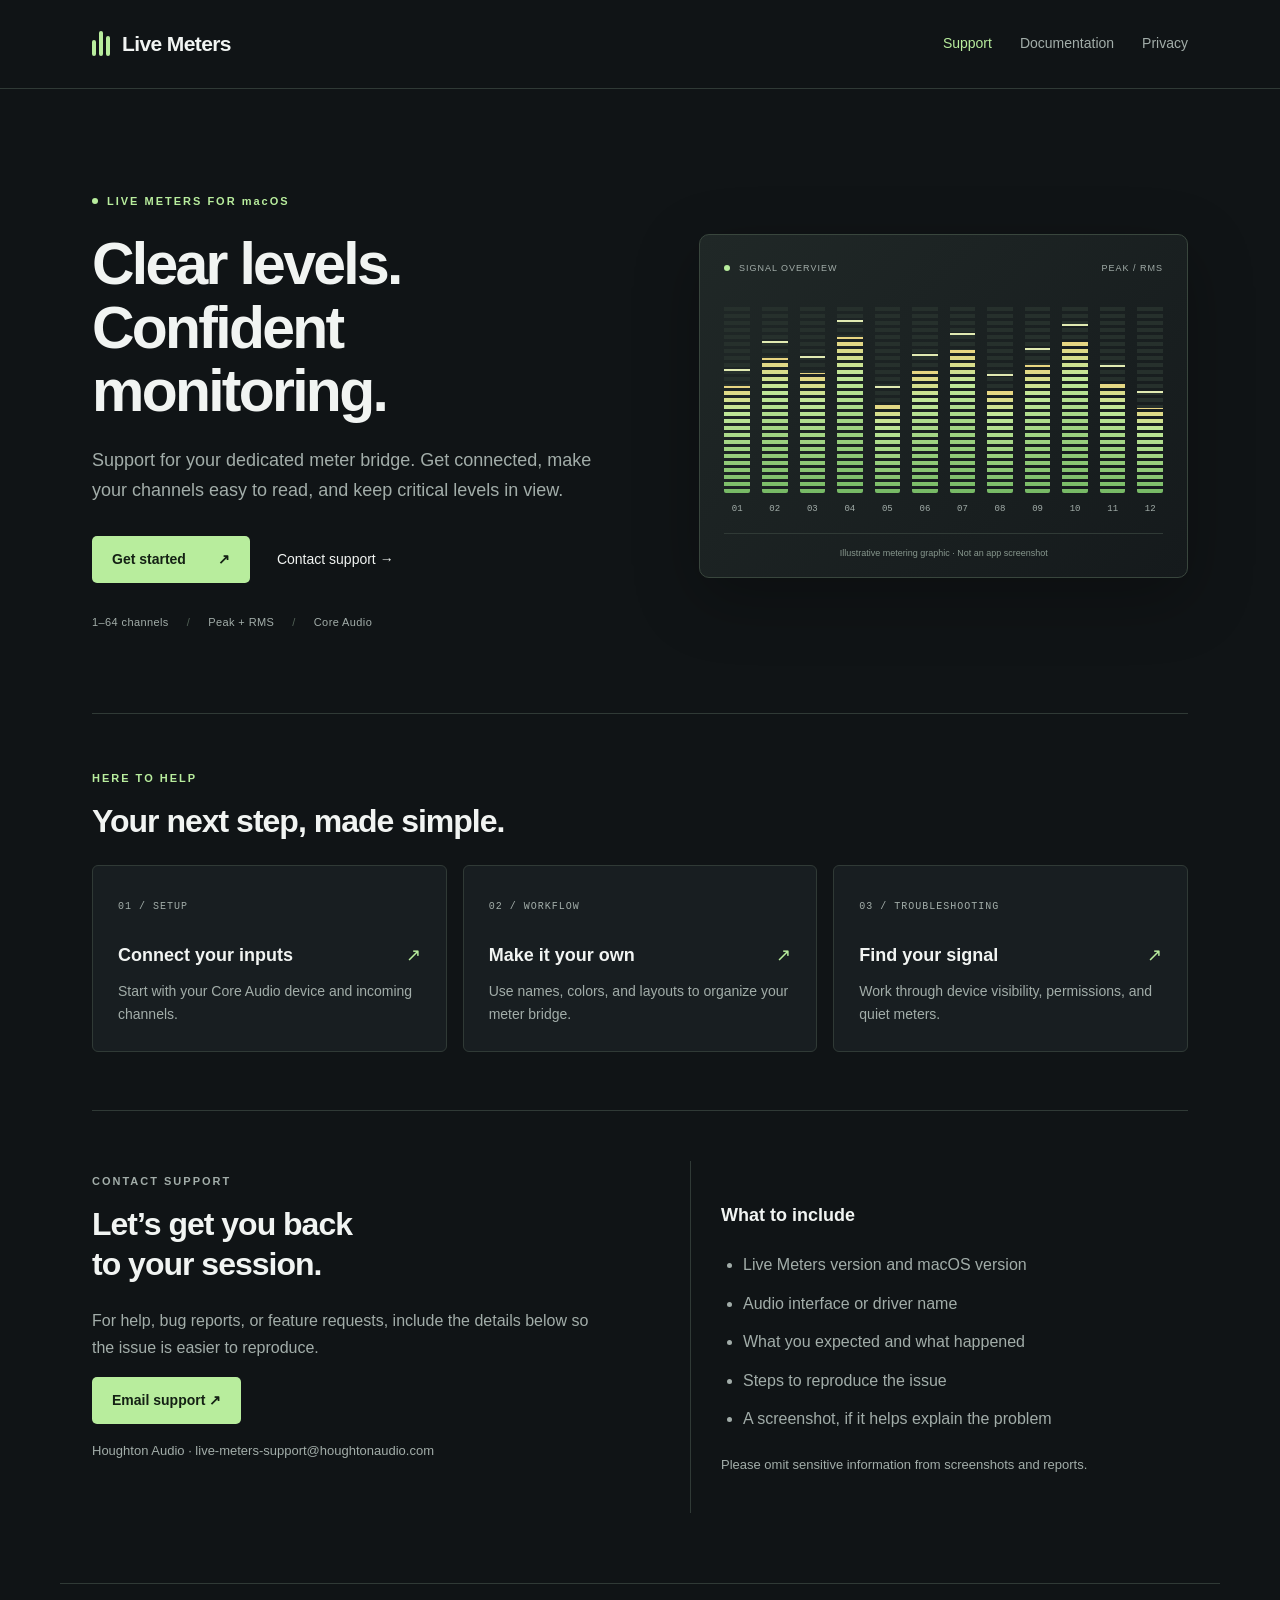
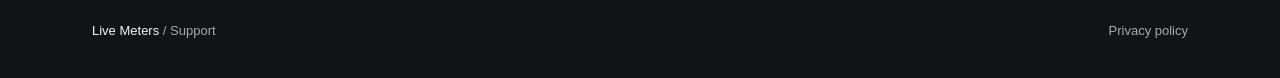
<file: index.html>
<!doctype html>
<html lang="en"><head><meta charset="utf-8"><meta name="viewport" content="width=device-width,initial-scale=1"><meta name="description" content="Live Meters support and documentation. Professional multichannel audio metering for macOS."><title>Support · Live Meters</title><link rel="icon" href="favicon.svg" type="image/svg+xml"><link rel="stylesheet" href="style.css"></head><body><a class="skip" href="#main">Skip to content</a><header><div class="wrap top"><a class="brand" href="index.html"><span class="logo" aria-hidden="true"><i></i><i></i><i></i></span>Live Meters</a><nav aria-label="Main navigation"><a href="index.html" aria-current="page">Support</a><a href="documentation.html">Documentation</a><a href="privacy.html">Privacy</a></nav></div></header><main id="main" class="wrap"><section class="hero"><div><p class="eyebrow"><span class="dot"></span> LIVE METERS FOR macOS</p><h1>Clear levels.<br>Confident monitoring.</h1><p class="lead">Support for your dedicated meter bridge. Get connected, make your channels easy to read, and keep critical levels in view.</p><div class="actions"><a class="button" href="documentation.html">Get started <span aria-hidden="true">↗</span></a><a class="text-link" href="#contact">Contact support →</a></div><div class="facts"><span>1–64 channels</span><span>Peak + RMS</span><span>Core Audio</span></div></div><figure class="meter-panel"><div class="panel-top"><span><span class="dot"></span> SIGNAL OVERVIEW</span><span>PEAK / RMS</span></div><div class="meter-bank"><div class="meter"><div class="track"><span style="height:57%"></span><b style="bottom:65%"></b></div><small>01</small></div><div class="meter"><div class="track"><span style="height:72%"></span><b style="bottom:80%"></b></div><small>02</small></div><div class="meter"><div class="track"><span style="height:64%"></span><b style="bottom:72%"></b></div><small>03</small></div><div class="meter"><div class="track"><span style="height:83%"></span><b style="bottom:91%"></b></div><small>04</small></div><div class="meter"><div class="track"><span style="height:48%"></span><b style="bottom:56%"></b></div><small>05</small></div><div class="meter"><div class="track"><span style="height:65%"></span><b style="bottom:73%"></b></div><small>06</small></div><div class="meter"><div class="track"><span style="height:76%"></span><b style="bottom:84%"></b></div><small>07</small></div><div class="meter"><div class="track"><span style="height:54%"></span><b style="bottom:62%"></b></div><small>08</small></div><div class="meter"><div class="track"><span style="height:68%"></span><b style="bottom:76%"></b></div><small>09</small></div><div class="meter"><div class="track"><span style="height:81%"></span><b style="bottom:89%"></b></div><small>10</small></div><div class="meter"><div class="track"><span style="height:59%"></span><b style="bottom:67%"></b></div><small>11</small></div><div class="meter"><div class="track"><span style="height:45%"></span><b style="bottom:53%"></b></div><small>12</small></div></div><figcaption>Illustrative metering graphic · Not an app screenshot</figcaption></figure></section>
<section class="resources"><div class="section-heading"><p class="eyebrow">HERE TO HELP</p><h2>Your next step, made simple.</h2></div><div class="cards"><a class="card" href="documentation.html#setup"><span class="number">01 / SETUP</span><h3>Connect your inputs <span>↗</span></h3><p>Start with your Core Audio device and incoming channels.</p></a><a class="card" href="documentation.html#personalize"><span class="number">02 / WORKFLOW</span><h3>Make it your own <span>↗</span></h3><p>Use names, colors, and layouts to organize your meter bridge.</p></a><a class="card" href="documentation.html#troubleshooting"><span class="number">03 / TROUBLESHOOTING</span><h3>Find your signal <span>↗</span></h3><p>Work through device visibility, permissions, and quiet meters.</p></a></div></section>
<section class="split" id="contact"><div><p class="eyebrow">CONTACT SUPPORT</p><h2>Let’s get you back<br>to your session.</h2><p>For help, bug reports, or feature requests, include the details below so the issue is easier to reproduce.</p><p><a class="button" style="display:inline-flex;gap:12px" href="mailto:live-meters-support@houghtonaudio.com">Email support ↗</a></p><p class="muted">Houghton Audio · <a href="mailto:live-meters-support@houghtonaudio.com">live-meters-support@houghtonaudio.com</a></p></div><div class="checklist"><h3>What to include</h3><ul><li>Live Meters version and macOS version</li><li>Audio interface or driver name</li><li>What you expected and what happened</li><li>Steps to reproduce the issue</li><li>A screenshot, if it helps explain the problem</li></ul><p class="muted">Please omit sensitive information from screenshots and reports.</p></div></section></main><footer class="wrap"><span>Live Meters <span class="muted">/ Support</span></span><a href="privacy.html">Privacy policy</a></footer></body></html>
</file>
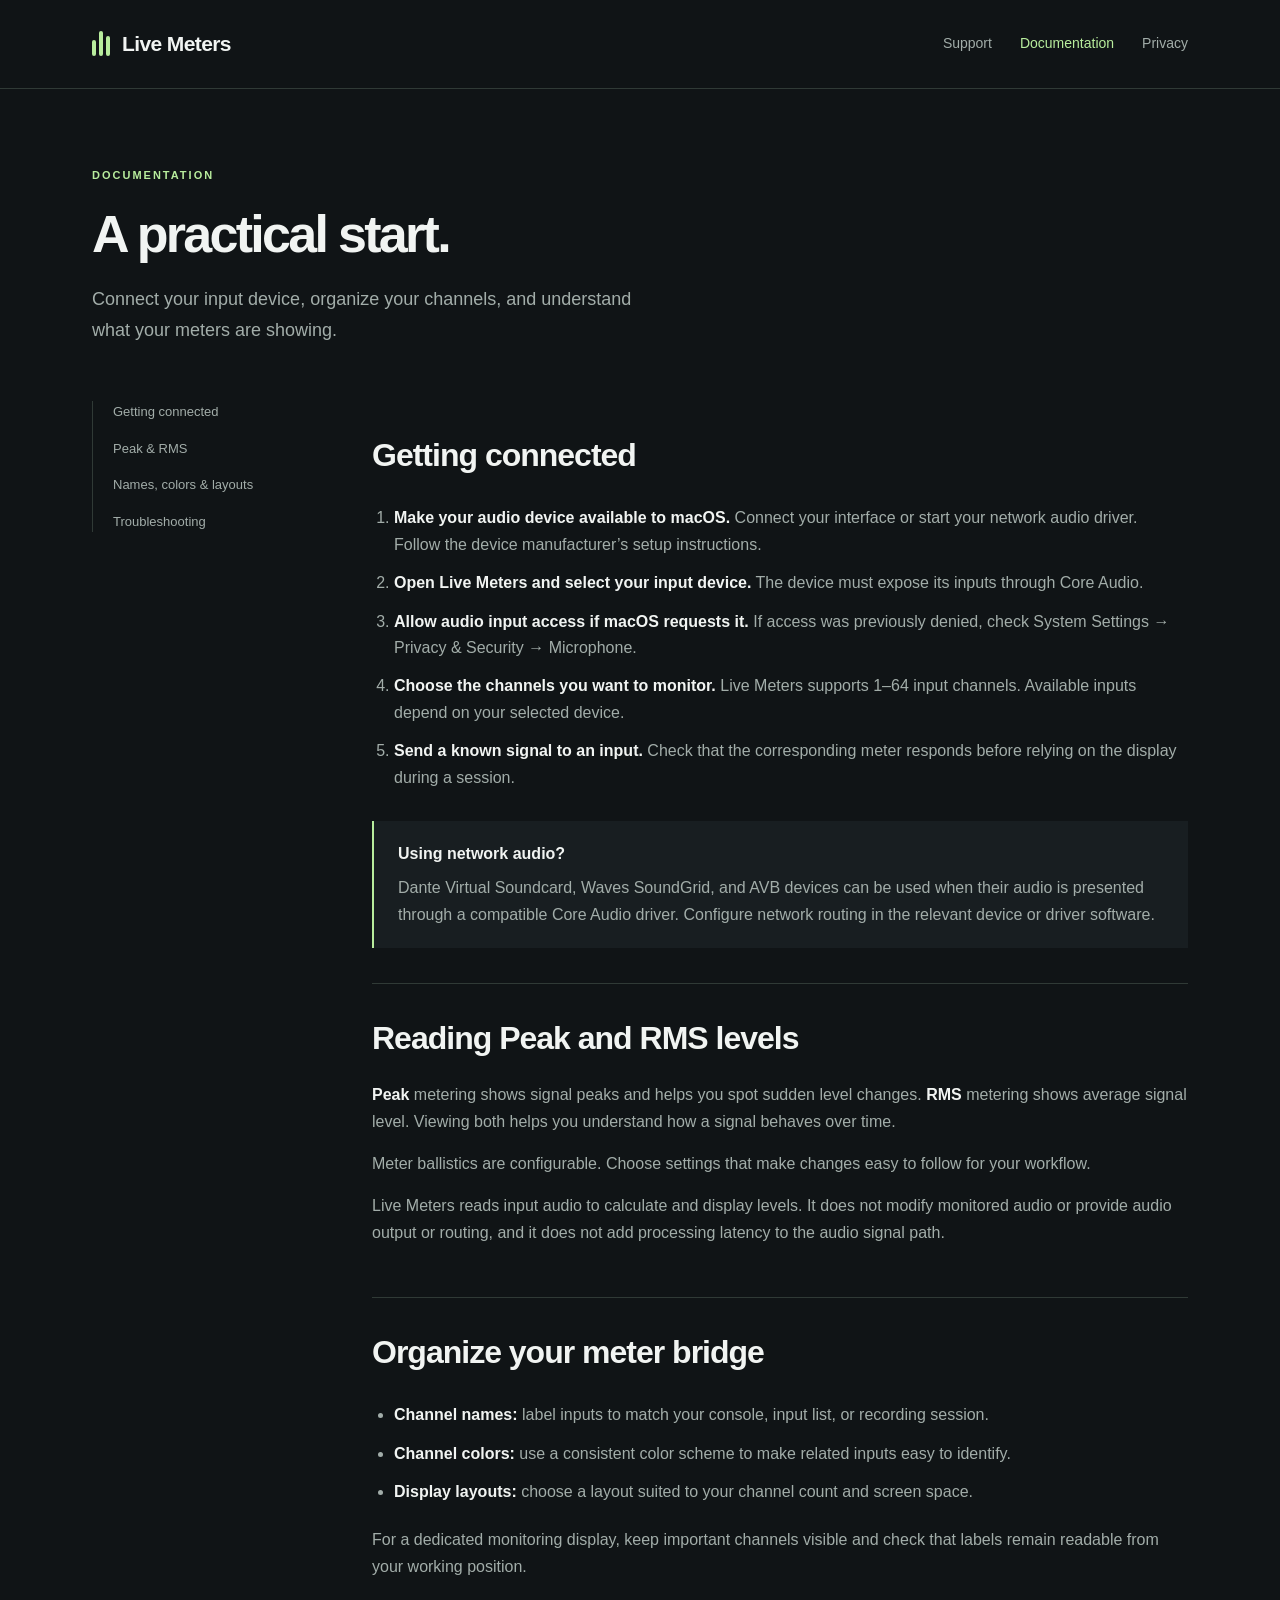
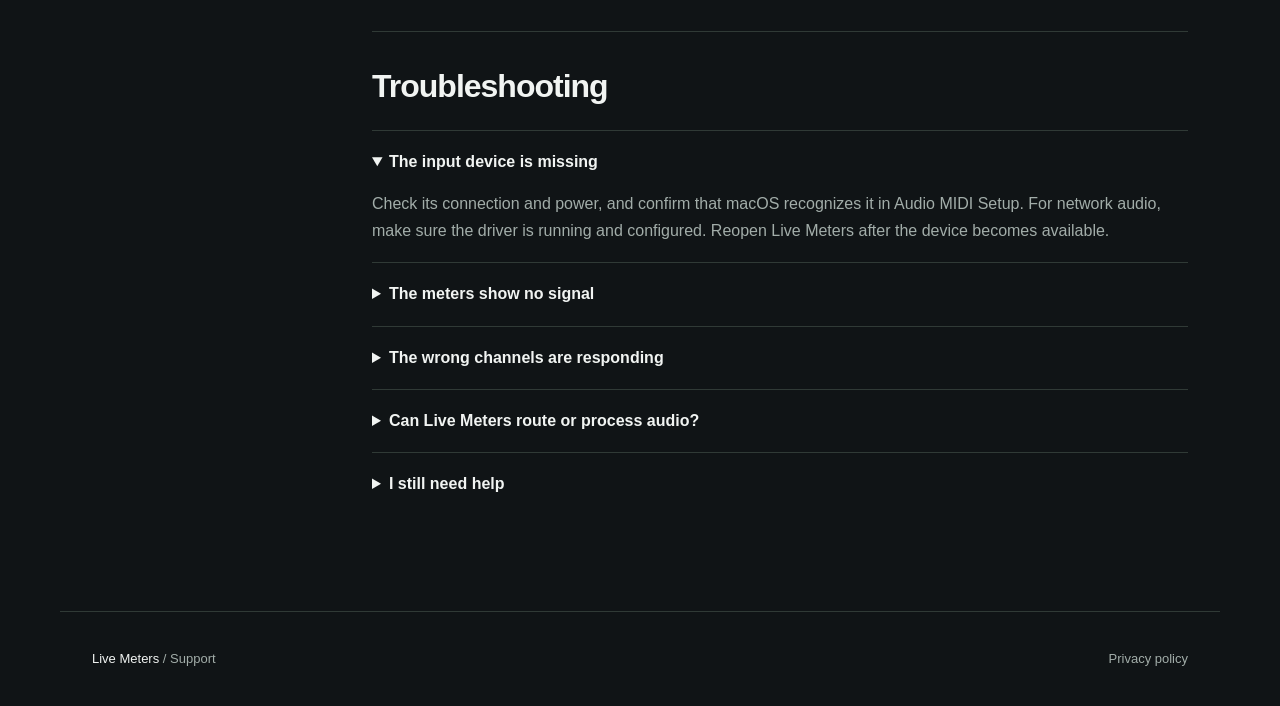
<file: documentation.html>
<!doctype html>
<html lang="en"><head><meta charset="utf-8"><meta name="viewport" content="width=device-width,initial-scale=1"><meta name="description" content="Live Meters support and documentation. Professional multichannel audio metering for macOS."><title>Documentation · Live Meters</title><link rel="icon" href="favicon.svg" type="image/svg+xml"><link rel="stylesheet" href="style.css"></head><body><a class="skip" href="#main">Skip to content</a><header><div class="wrap top"><a class="brand" href="index.html"><span class="logo" aria-hidden="true"><i></i><i></i><i></i></span>Live Meters</a><nav aria-label="Main navigation"><a href="index.html">Support</a><a href="documentation.html" aria-current="page">Documentation</a><a href="privacy.html">Privacy</a></nav></div></header><main id="main" class="wrap"><section class="page-intro"><p class="eyebrow">DOCUMENTATION</p><h1>A practical start.</h1><p class="lead">Connect your input device, organize your channels, and understand what your meters are showing.</p></section><div class="docs-layout"><aside><nav aria-label="On this page"><a href="#setup">Getting connected</a><a href="#meters">Peak &amp; RMS</a><a href="#personalize">Names, colors &amp; layouts</a><a href="#troubleshooting">Troubleshooting</a></nav></aside><article>
<section id="setup"><h2>Getting connected</h2><ol><li><strong>Make your audio device available to macOS.</strong> Connect your interface or start your network audio driver. Follow the device manufacturer’s setup instructions.</li><li><strong>Open Live Meters and select your input device.</strong> The device must expose its inputs through Core Audio.</li><li><strong>Allow audio input access if macOS requests it.</strong> If access was previously denied, check System Settings → Privacy &amp; Security → Microphone.</li><li><strong>Choose the channels you want to monitor.</strong> Live Meters supports 1–64 input channels. Available inputs depend on your selected device.</li><li><strong>Send a known signal to an input.</strong> Check that the corresponding meter responds before relying on the display during a session.</li></ol><div class="callout"><strong>Using network audio?</strong><p>Dante Virtual Soundcard, Waves SoundGrid, and AVB devices can be used when their audio is presented through a compatible Core Audio driver. Configure network routing in the relevant device or driver software.</p></div></section>
<section id="meters"><h2>Reading Peak and RMS levels</h2><p><strong>Peak</strong> metering shows signal peaks and helps you spot sudden level changes. <strong>RMS</strong> metering shows average signal level. Viewing both helps you understand how a signal behaves over time.</p><p>Meter ballistics are configurable. Choose settings that make changes easy to follow for your workflow.</p><p>Live Meters reads input audio to calculate and display levels. It does not modify monitored audio or provide audio output or routing, and it does not add processing latency to the audio signal path.</p></section>
<section id="personalize"><h2>Organize your meter bridge</h2><ul><li><strong>Channel names:</strong> label inputs to match your console, input list, or recording session.</li><li><strong>Channel colors:</strong> use a consistent color scheme to make related inputs easy to identify.</li><li><strong>Display layouts:</strong> choose a layout suited to your channel count and screen space.</li></ul><p>For a dedicated monitoring display, keep important channels visible and check that labels remain readable from your working position.</p></section>
<section id="troubleshooting"><h2>Troubleshooting</h2><details open><summary>The input device is missing</summary><p>Check its connection and power, and confirm that macOS recognizes it in Audio MIDI Setup. For network audio, make sure the driver is running and configured. Reopen Live Meters after the device becomes available.</p></details><details><summary>The meters show no signal</summary><p>Check the selected device and channels, confirm audio input permission, and verify that signal reaches those inputs. For console or network sources, check upstream routing in the console or driver software.</p></details><details><summary>The wrong channels are responding</summary><p>Compare your source routing with the input channels exposed by the Core Audio device. Channel names in Live Meters help identify inputs; changing a name does not change upstream routing.</p></details><details><summary>Can Live Meters route or process audio?</summary><p>No. Live Meters is a monitoring application. Audio routing belongs in your console, interface, driver, or recording application.</p></details><details><summary>I still need help</summary><p>Visit <a href="index.html#contact">contact support</a> and include the app version, macOS version, device or driver, and steps that reproduce the issue.</p></details></section></article></div></main><footer class="wrap"><span>Live Meters <span class="muted">/ Support</span></span><a href="privacy.html">Privacy policy</a></footer></body></html>
</file>
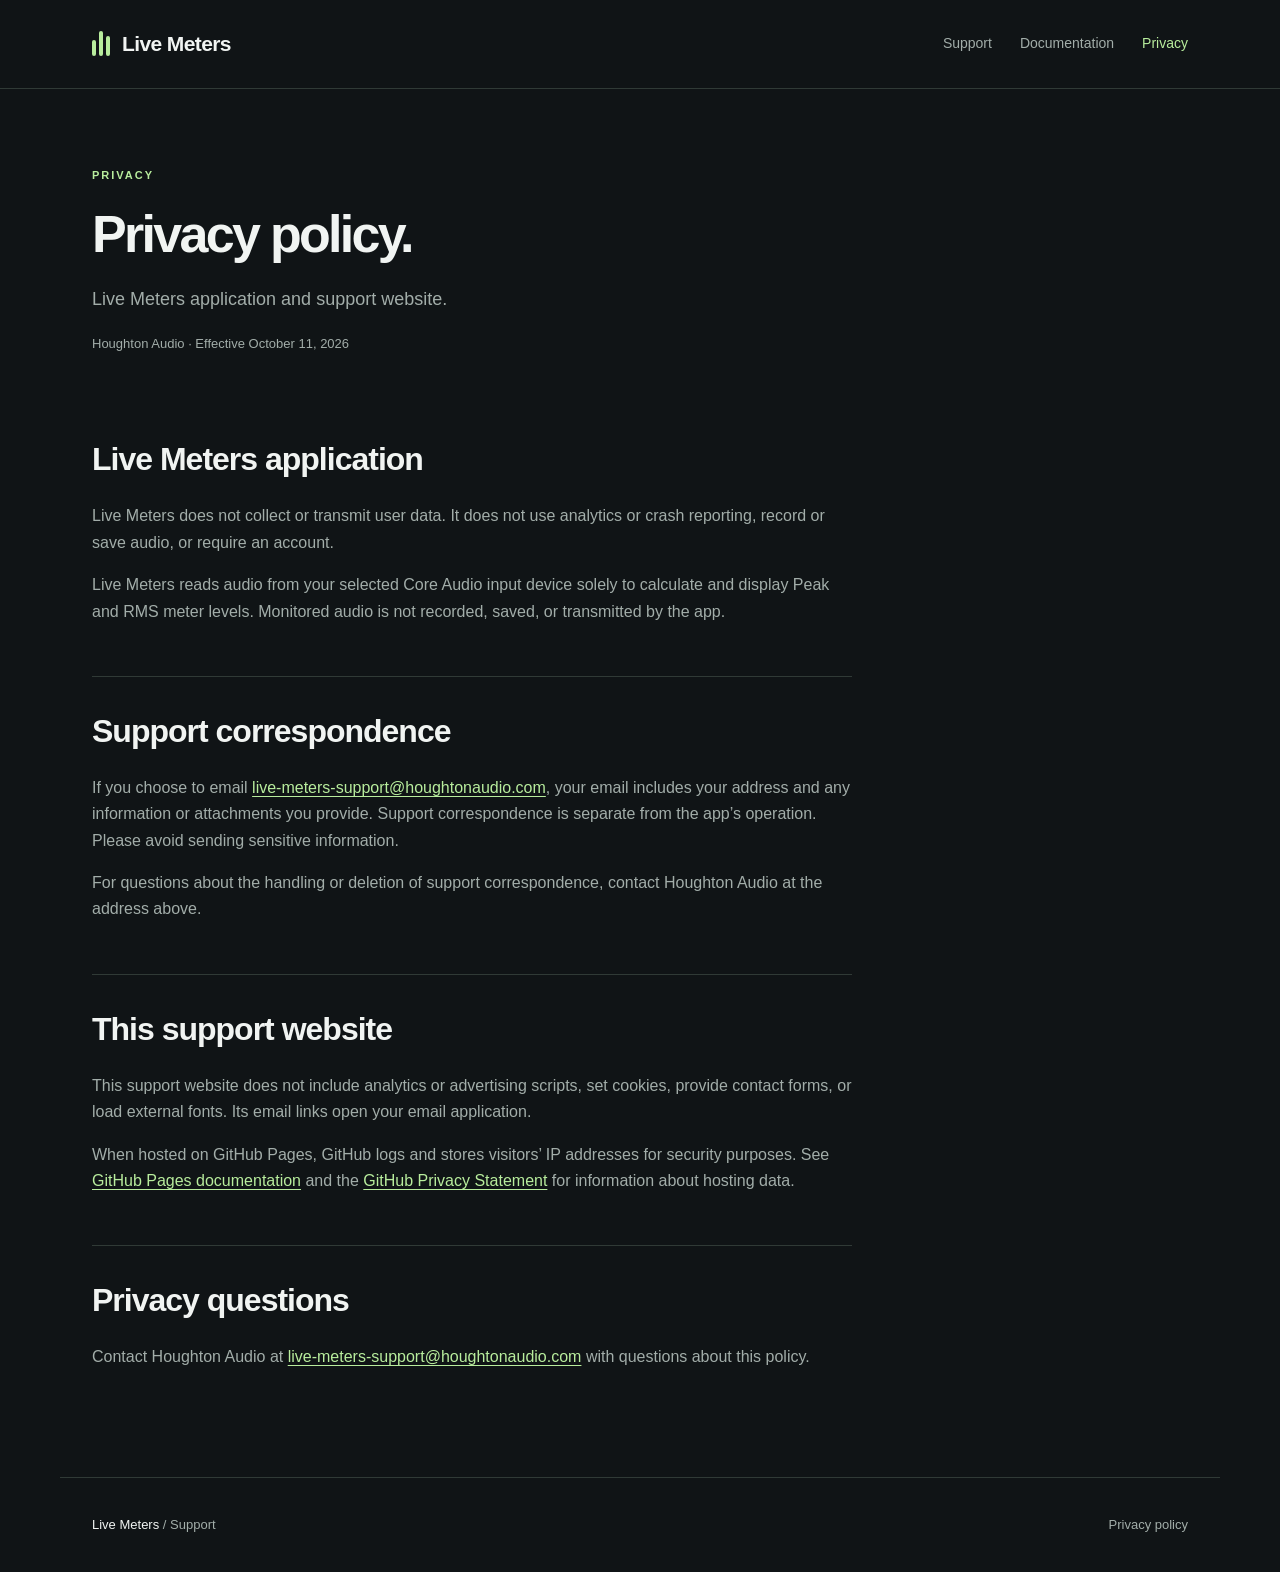
<file: privacy.html>
<!doctype html>
<html lang="en"><head><meta charset="utf-8"><meta name="viewport" content="width=device-width,initial-scale=1"><meta name="description" content="Live Meters support and documentation. Professional multichannel audio metering for macOS."><title>Privacy policy · Live Meters</title><link rel="icon" href="favicon.svg" type="image/svg+xml"><link rel="stylesheet" href="style.css"></head><body><a class="skip" href="#main">Skip to content</a><header><div class="wrap top"><a class="brand" href="index.html"><span class="logo" aria-hidden="true"><i></i><i></i><i></i></span>Live Meters</a><nav aria-label="Main navigation"><a href="index.html">Support</a><a href="documentation.html">Documentation</a><a href="privacy.html" aria-current="page">Privacy</a></nav></div></header><main id="main" class="wrap"><section class="page-intro"><p class="eyebrow">PRIVACY</p><h1>Privacy policy.</h1><p class="lead">Live Meters application and support website.</p><p class="muted">Houghton Audio · Effective October 11, 2026</p></section><article class="policy"><section><h2>Live Meters application</h2><p>Live Meters does not collect or transmit user data. It does not use analytics or crash reporting, record or save audio, or require an account.</p><p>Live Meters reads audio from your selected Core Audio input device solely to calculate and display Peak and RMS meter levels. Monitored audio is not recorded, saved, or transmitted by the app.</p></section><section><h2>Support correspondence</h2><p>If you choose to email <a href="mailto:live-meters-support@houghtonaudio.com">live-meters-support@houghtonaudio.com</a>, your email includes your address and any information or attachments you provide. Support correspondence is separate from the app’s operation. Please avoid sending sensitive information.</p><p>For questions about the handling or deletion of support correspondence, contact Houghton Audio at the address above.</p></section><section><h2>This support website</h2><p>This support website does not include analytics or advertising scripts, set cookies, provide contact forms, or load external fonts. Its email links open your email application.</p><p>When hosted on GitHub Pages, GitHub logs and stores visitors’ IP addresses for security purposes. See <a href="https://docs.github.com/en/pages/getting-started-with-github-pages/what-is-github-pages">GitHub Pages documentation</a> and the <a href="https://docs.github.com/en/site-policy/privacy-policies/github-general-privacy-statement">GitHub Privacy Statement</a> for information about hosting data.</p></section><section><h2>Privacy questions</h2><p>Contact Houghton Audio at <a href="mailto:live-meters-support@houghtonaudio.com">live-meters-support@houghtonaudio.com</a> with questions about this policy.</p></section></article></main><footer class="wrap"><span>Live Meters <span class="muted">/ Support</span></span><a href="privacy.html">Privacy policy</a></footer></body></html>
</file>
<file: style.css>
:root{color-scheme:dark;--bg:#101416;--panel:#181e21;--text:#f1f4f2;--muted:#a2ada9;--line:#303a36;--accent:#b8ed9d}*{box-sizing:border-box}html{scroll-behavior:smooth;scroll-padding-top:90px}body{margin:0;background:var(--bg);color:var(--text);font:16px/1.65 -apple-system,BlinkMacSystemFont,"Segoe UI",sans-serif}a{color:inherit;text-decoration:none}a:focus-visible,summary:focus-visible{outline:3px solid var(--accent);outline-offset:6px}.wrap{max-width:1160px;margin:auto;padding:0 32px}header{border-bottom:1px solid var(--line)}.top{min-height:88px;display:flex;justify-content:space-between;align-items:center;gap:28px}.brand{font-size:21px;font-weight:700;letter-spacing:-.6px;display:flex;gap:12px;align-items:center}.logo{display:flex;align-items:end;height:25px;gap:3px}.logo i{width:4px;background:var(--accent);border-radius:2px}.logo i:nth-child(1){height:16px}.logo i:nth-child(2){height:25px}.logo i:nth-child(3){height:20px}nav{display:flex;gap:28px;font-size:14px;color:var(--muted)}nav a:hover,nav a[aria-current]{color:var(--accent)}.hero{display:grid;grid-template-columns:1.1fr 1fr;align-items:center;gap:70px;padding:92px 0 82px}.eyebrow{font-size:11px;letter-spacing:2px;font-weight:650;color:var(--accent);display:flex;align-items:center;gap:9px}.dot{display:inline-block;width:6px;height:6px;background:var(--accent);border-radius:50%}h1{font-size:clamp(40px,4.6vw,60px);line-height:1.08;letter-spacing:-2.7px;font-weight:600;margin:22px 0}h2{font-size:32px;line-height:1.25;letter-spacing:-1px;font-weight:550;margin:14px 0 24px}h3{font-size:18px;font-weight:550;line-height:1.4}.lead{color:var(--muted);font-size:18px;max-width:550px;line-height:1.7}.actions{display:flex;align-items:center;gap:27px;margin:30px 0}.button{background:var(--accent);color:#142114;padding:12px 20px;border-radius:5px;font-size:14px;font-weight:650;display:flex;gap:32px;align-items:center}.button:hover{background:#d2ffc0}.text-link{font-size:14px}.text-link:hover{color:var(--accent)}.facts{display:flex;gap:18px;color:var(--muted);font-size:11px;letter-spacing:.4px}.facts span+span:before{content:"/";margin-right:18px;color:#526257}.meter-panel{margin:0;background:linear-gradient(135deg,#202827,#151a1c);padding:26px 24px 16px;border:1px solid #39463d;border-radius:10px;box-shadow:0 20px 65px #0004}.panel-top{display:flex;justify-content:space-between;color:var(--muted);font-size:9px;letter-spacing:1px}.panel-top .dot{margin-right:5px}.meter-bank{display:flex;gap:12px;padding:29px 0 14px}.meter{flex:1;text-align:center;min-width:0}.track{height:188px;position:relative;background:repeating-linear-gradient(to top,#26302c 0 4px,transparent 4px 7px);border-radius:2px;overflow:hidden}.track span{display:block;position:absolute;bottom:0;left:0;right:0;background:linear-gradient(to top,#76b965 0%,#c0e798 76%,#ead581 100%);mask-image:repeating-linear-gradient(to top,#000 0 4px,transparent 4px 7px)}.track b{position:absolute;left:0;right:0;height:2px;background:#e1eab2}.meter small{color:var(--muted);font:9px monospace}figcaption{color:#87978d;font-size:9px;text-align:center;border-top:1px solid var(--line);padding-top:12px}.resources{border-top:1px solid var(--line);padding:44px 0 58px}.cards{display:grid;grid-template-columns:repeat(3,1fr);gap:16px}.card{border:1px solid var(--line);border-radius:6px;padding:25px;background:var(--panel);transition:border-color .15s}.card:hover{border-color:var(--accent)}.number{font:10px monospace;letter-spacing:1px;color:var(--muted)}.card h3{display:flex;justify-content:space-between;gap:8px;margin:25px 0 12px}.card h3 span{color:var(--accent)}.card p{font-size:14px;color:var(--muted);margin:0}.split{display:grid;grid-template-columns:1fr 1fr;gap:100px;padding:50px 0 70px;border-top:1px solid var(--line)}.split p{color:var(--muted)}.checklist{padding:24px 30px;border-left:1px solid var(--line)}ul,ol{padding-left:22px}li{padding:6px 0;color:var(--muted)}strong{color:var(--text);font-weight:600}.muted{color:var(--muted);font-size:13px}.notice{font-size:13px;border-left:2px solid #dec789;padding:10px 15px;background:#dec7890a;color:#dec789!important}footer{border-top:1px solid var(--line);display:flex;justify-content:space-between;align-items:center;min-height:95px;font-size:13px}footer a{color:var(--muted)}.page-intro{padding:66px 0 38px}.page-intro h1{font-size:52px}.docs-layout{display:grid;grid-template-columns:220px 1fr;gap:60px;padding-bottom:60px}aside nav{position:sticky;top:25px;display:flex;flex-direction:column;gap:15px;font-size:13px;border-left:1px solid var(--line);padding-left:20px}article section{padding:20px 0 35px;border-bottom:1px solid var(--line)}article section:last-child{border-bottom:0}article p{color:var(--muted)}article a{color:var(--accent);text-decoration:underline;text-underline-offset:3px}.callout{background:var(--panel);border-left:2px solid var(--accent);padding:20px 24px;margin-top:24px}.callout p{margin:8px 0 0}details{border-top:1px solid var(--line);padding:18px 0}summary{cursor:pointer;font-weight:550}details p{margin-bottom:0}.policy{max-width:760px;padding-bottom:55px}.skip{position:absolute;left:20px;top:-100px;background:var(--accent);color:var(--bg);padding:10px;z-index:5}.skip:focus{top:10px}@media(max-width:800px){.wrap{padding:0 22px}.hero{grid-template-columns:1fr;gap:40px;padding:55px 0}.hero .lead{max-width:600px}.meter-panel{max-width:550px;width:100%}.cards{grid-template-columns:1fr}.card{padding:22px}.card h3{margin:15px 0 8px}.split{grid-template-columns:1fr;gap:20px;padding:35px 0 45px}.checklist{border-left:0;padding:8px 0}.docs-layout{grid-template-columns:1fr;gap:15px}aside nav{position:static;flex-direction:row;flex-wrap:wrap;gap:12px 20px}.top{gap:18px;flex-wrap:wrap;padding-top:18px;padding-bottom:18px}.top nav{gap:20px}.page-intro{padding:40px 0 20px}.page-intro h1{font-size:42px}h1{letter-spacing:-1.8px}h2{font-size:28px}.facts{flex-wrap:wrap}.actions{gap:20px}.meter-bank{gap:9px}}@media(prefers-reduced-motion:reduce){html{scroll-behavior:auto}.card{transition:none}}

#contact a[href^="mailto:"]{overflow-wrap:anywhere}
</file>
